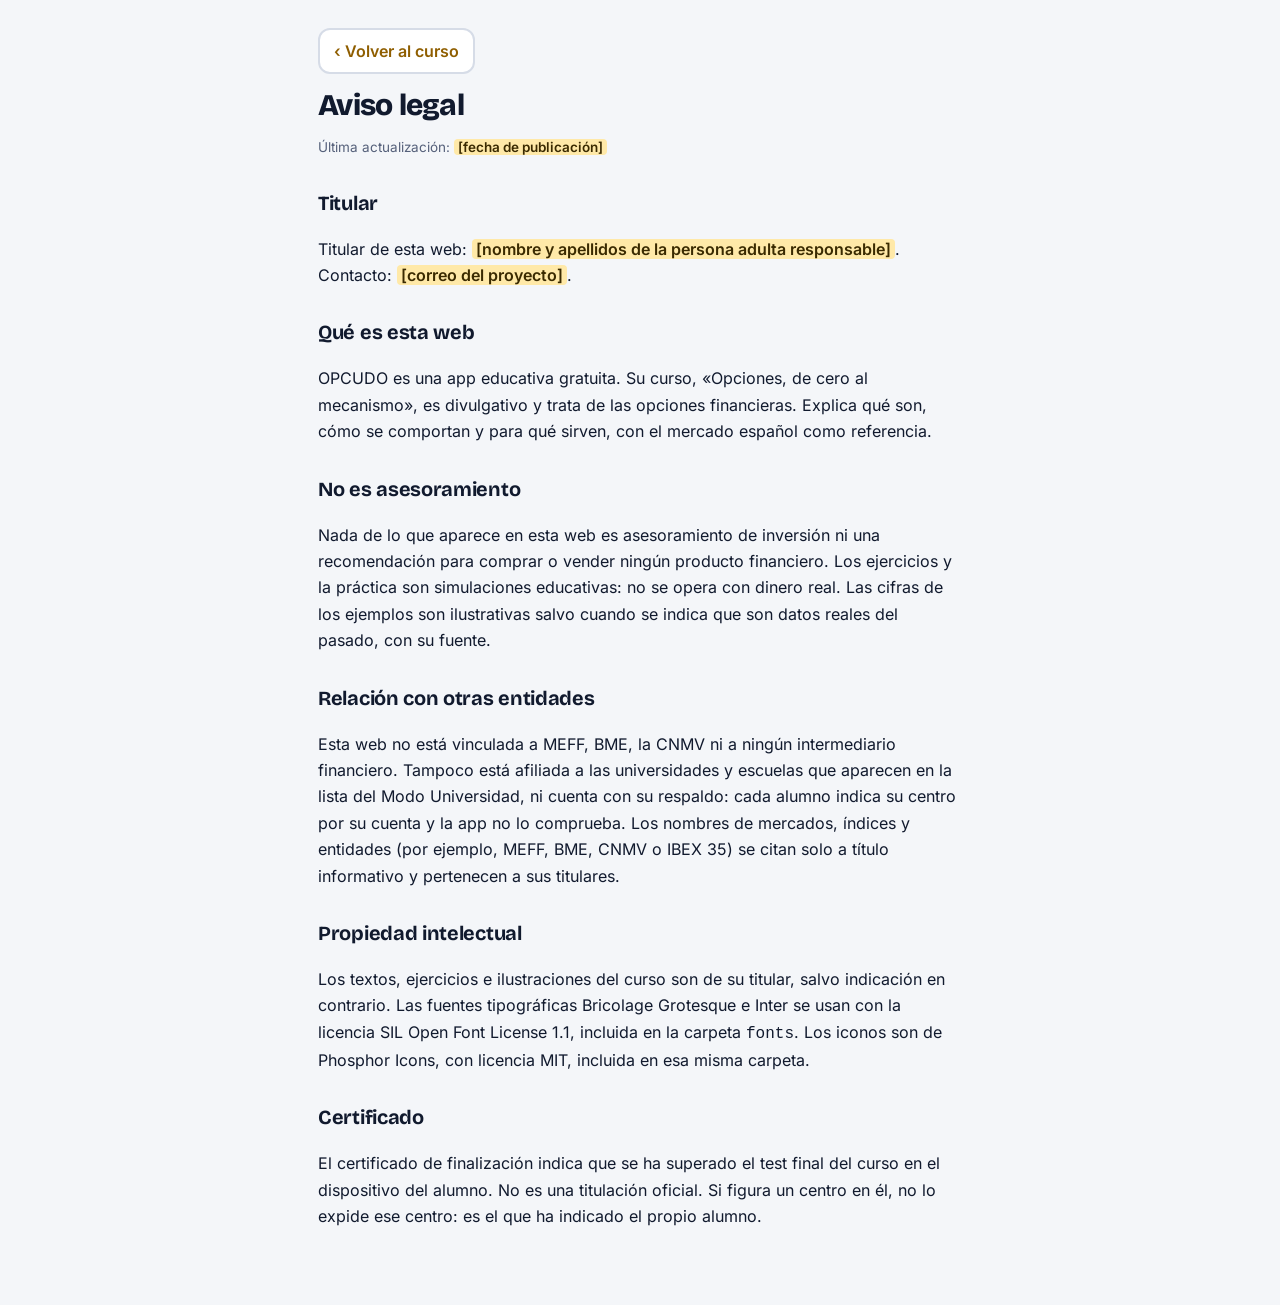
<file: aviso-legal.html>
<!doctype html>
<html lang="es"><head><meta charset="utf-8"><meta name="viewport" content="width=device-width,initial-scale=1">
<title>Aviso legal · OPCUDO</title><link rel="stylesheet" href="fonts/fonts.css"><link rel="icon" href="icons/favicon.svg" type="image/svg+xml"><style>
:root{--bg:#F4F6F9;--surface:#FFF;--ink:#111A2E;--soft:#55607A;--line:#D6DCE7;--gold:#8F5E00;--gain:#0A7558}
@media (prefers-color-scheme:dark){:root{--bg:#0D1220;--surface:#161D30;--ink:#E9ECF4;--soft:#9DA7C0;--line:#2C3652;--gold:#E3B663;--gain:#3CC79C}}
*{box-sizing:border-box}body{margin:0;background:var(--bg);color:var(--ink);font:16px/1.65 'Inter',system-ui,sans-serif}
main{max-width:680px;margin:0 auto;padding:28px 18px 60px}
h1{font-family:'Bricolage Grotesque','Inter',system-ui,sans-serif;font-weight:800;letter-spacing:-.025em;font-size:30px;line-height:1.15;margin:14px 0 6px}
h2{font-family:'Bricolage Grotesque','Inter',system-ui,sans-serif;font-weight:700;letter-spacing:-.015em;font-size:20px;margin:28px 0 6px}
p,li{color:var(--ink)}small,.meta{color:var(--soft);font-size:13.5px}
a{color:var(--gold)}.back{display:inline-block;font-weight:600;text-decoration:none;border:2px solid var(--line);border-radius:12px;padding:8px 14px;background:var(--surface)}
.fill{background:#FFE9A8;color:#3a2a00;border-radius:4px;padding:0 4px;font-weight:600}
ul{padding-left:20px}
</style></head>
<body><main><a class="back" href="./">‹ Volver al curso</a>
<h1>Aviso legal</h1>
<p class="meta">Última actualización: <span class="fill">[fecha de publicación]</span></p>
<h2>Titular</h2>
<p>Titular de esta web: <span class="fill">[nombre y apellidos de la persona adulta responsable]</span>. Contacto: <span class="fill">[correo del proyecto]</span>.</p>
<h2>Qué es esta web</h2>
<p>OPCUDO es una app educativa gratuita. Su curso, «Opciones, de cero al mecanismo», es divulgativo y trata de las opciones financieras. Explica qué son, cómo se comportan y para qué sirven, con el mercado español como referencia.</p>
<h2>No es asesoramiento</h2>
<p>Nada de lo que aparece en esta web es asesoramiento de inversión ni una recomendación para comprar o vender ningún producto financiero. Los ejercicios y la práctica son simulaciones educativas: no se opera con dinero real. Las cifras de los ejemplos son ilustrativas salvo cuando se indica que son datos reales del pasado, con su fuente.</p>
<h2>Relación con otras entidades</h2>
<p>Esta web no está vinculada a MEFF, BME, la CNMV ni a ningún intermediario financiero. Tampoco está afiliada a las universidades y escuelas que aparecen en la lista del Modo Universidad, ni cuenta con su respaldo: cada alumno indica su centro por su cuenta y la app no lo comprueba. Los nombres de mercados, índices y entidades (por ejemplo, MEFF, BME, CNMV o IBEX 35) se citan solo a título informativo y pertenecen a sus titulares.</p>
<h2>Propiedad intelectual</h2>
<p>Los textos, ejercicios e ilustraciones del curso son de su titular, salvo indicación en contrario. Las fuentes tipográficas Bricolage Grotesque e Inter se usan con la licencia SIL Open Font License 1.1, incluida en la carpeta <code>fonts</code>. Los iconos son de Phosphor Icons, con licencia MIT, incluida en esa misma carpeta.</p>
<h2>Certificado</h2>
<p>El certificado de finalización indica que se ha superado el test final del curso en el dispositivo del alumno. No es una titulación oficial. Si figura un centro en él, no lo expide ese centro: es el que ha indicado el propio alumno.</p>
</main></body></html>
</file>
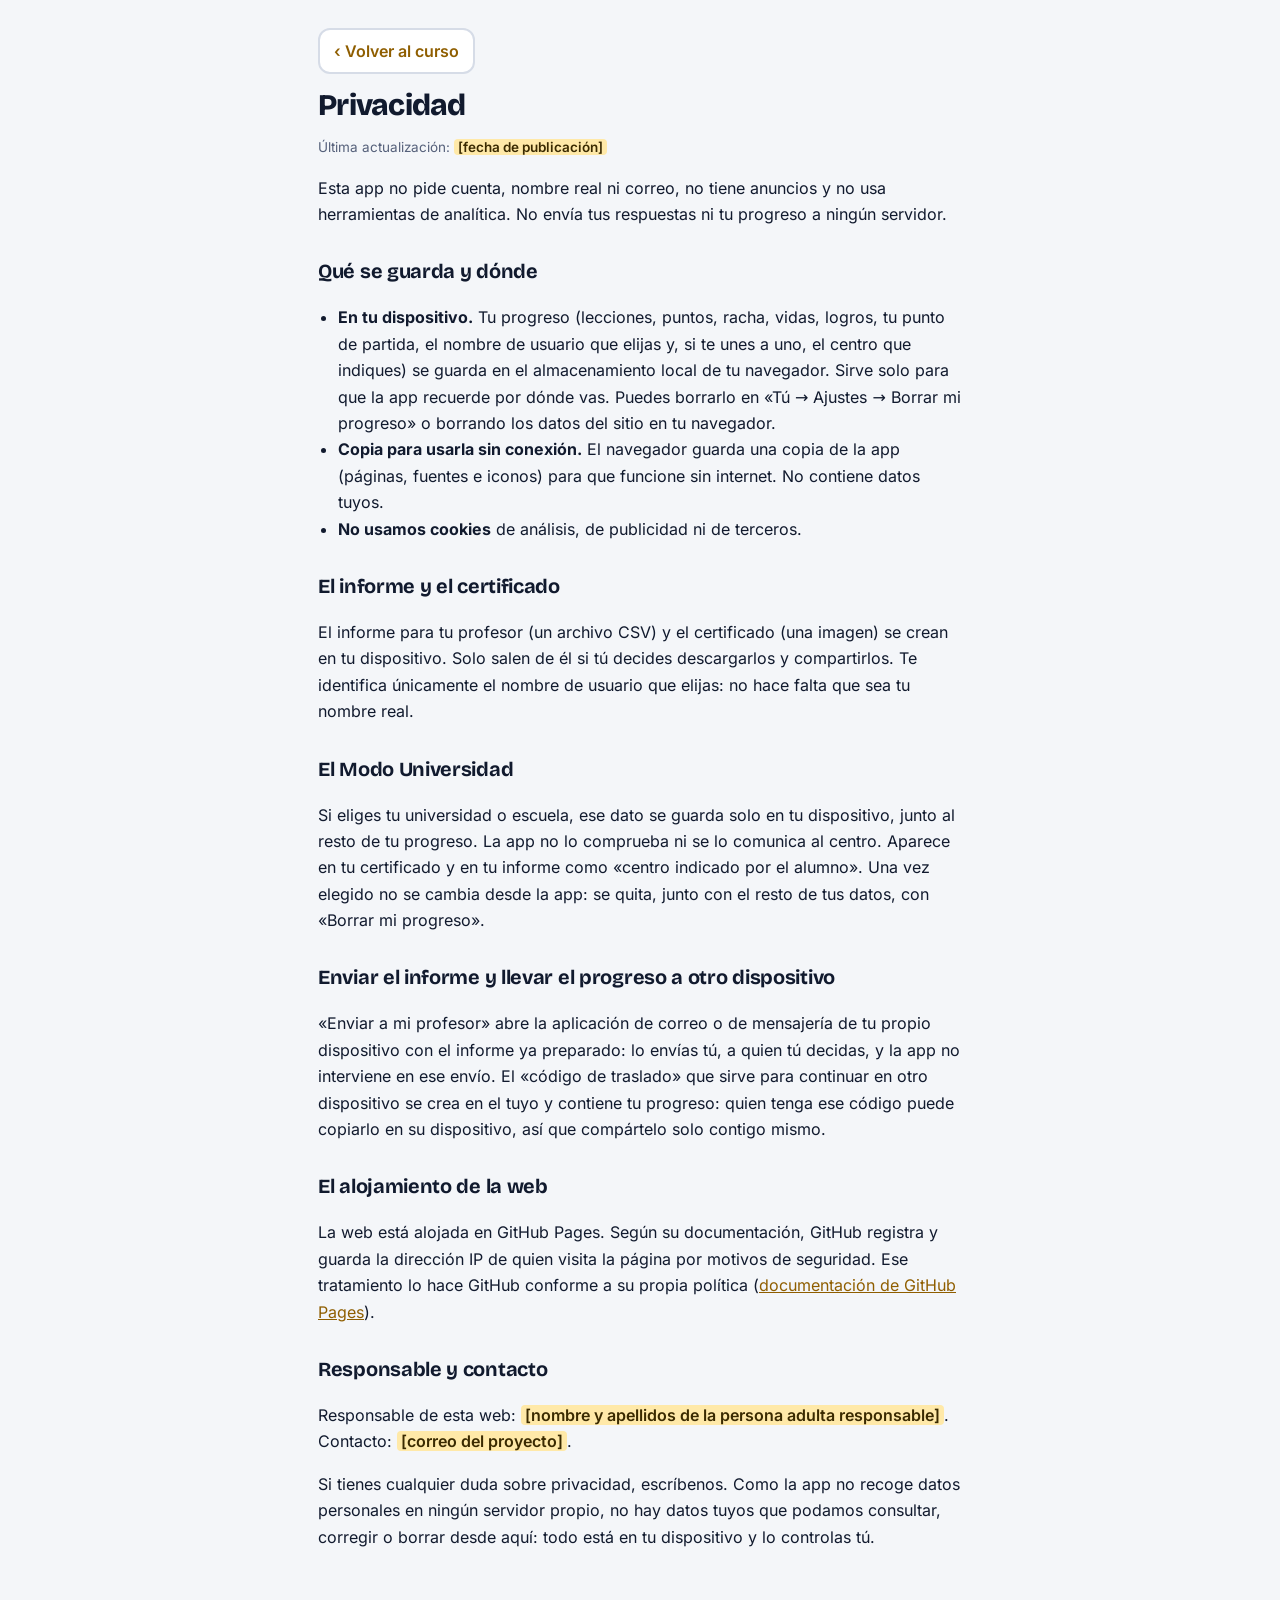
<file: privacidad.html>
<!doctype html>
<html lang="es"><head><meta charset="utf-8"><meta name="viewport" content="width=device-width,initial-scale=1">
<title>Privacidad · OPCUDO</title><link rel="stylesheet" href="fonts/fonts.css"><link rel="icon" href="icons/favicon.svg" type="image/svg+xml"><style>
:root{--bg:#F4F6F9;--surface:#FFF;--ink:#111A2E;--soft:#55607A;--line:#D6DCE7;--gold:#8F5E00;--gain:#0A7558}
@media (prefers-color-scheme:dark){:root{--bg:#0D1220;--surface:#161D30;--ink:#E9ECF4;--soft:#9DA7C0;--line:#2C3652;--gold:#E3B663;--gain:#3CC79C}}
*{box-sizing:border-box}body{margin:0;background:var(--bg);color:var(--ink);font:16px/1.65 'Inter',system-ui,sans-serif}
main{max-width:680px;margin:0 auto;padding:28px 18px 60px}
h1{font-family:'Bricolage Grotesque','Inter',system-ui,sans-serif;font-weight:800;letter-spacing:-.025em;font-size:30px;line-height:1.15;margin:14px 0 6px}
h2{font-family:'Bricolage Grotesque','Inter',system-ui,sans-serif;font-weight:700;letter-spacing:-.015em;font-size:20px;margin:28px 0 6px}
p,li{color:var(--ink)}small,.meta{color:var(--soft);font-size:13.5px}
a{color:var(--gold)}.back{display:inline-block;font-weight:600;text-decoration:none;border:2px solid var(--line);border-radius:12px;padding:8px 14px;background:var(--surface)}
.fill{background:#FFE9A8;color:#3a2a00;border-radius:4px;padding:0 4px;font-weight:600}
ul{padding-left:20px}
</style></head>
<body><main><a class="back" href="./">‹ Volver al curso</a>
<h1>Privacidad</h1>
<p class="meta">Última actualización: <span class="fill">[fecha de publicación]</span></p>
<p>Esta app no pide cuenta, nombre real ni correo, no tiene anuncios y no usa herramientas de analítica. No envía tus respuestas ni tu progreso a ningún servidor.</p>
<h2>Qué se guarda y dónde</h2>
<ul>
<li><b>En tu dispositivo.</b> Tu progreso (lecciones, puntos, racha, vidas, logros, tu punto de partida, el nombre de usuario que elijas y, si te unes a uno, el centro que indiques) se guarda en el almacenamiento local de tu navegador. Sirve solo para que la app recuerde por dónde vas. Puedes borrarlo en «Tú → Ajustes → Borrar mi progreso» o borrando los datos del sitio en tu navegador.</li>
<li><b>Copia para usarla sin conexión.</b> El navegador guarda una copia de la app (páginas, fuentes e iconos) para que funcione sin internet. No contiene datos tuyos.</li>
<li><b>No usamos cookies</b> de análisis, de publicidad ni de terceros.</li>
</ul>
<h2>El informe y el certificado</h2>
<p>El informe para tu profesor (un archivo CSV) y el certificado (una imagen) se crean en tu dispositivo. Solo salen de él si tú decides descargarlos y compartirlos. Te identifica únicamente el nombre de usuario que elijas: no hace falta que sea tu nombre real.</p>
<h2>El Modo Universidad</h2>
<p>Si eliges tu universidad o escuela, ese dato se guarda solo en tu dispositivo, junto al resto de tu progreso. La app no lo comprueba ni se lo comunica al centro. Aparece en tu certificado y en tu informe como «centro indicado por el alumno». Una vez elegido no se cambia desde la app: se quita, junto con el resto de tus datos, con «Borrar mi progreso».</p>
<h2>Enviar el informe y llevar el progreso a otro dispositivo</h2>
<p>«Enviar a mi profesor» abre la aplicación de correo o de mensajería de tu propio dispositivo con el informe ya preparado: lo envías tú, a quien tú decidas, y la app no interviene en ese envío. El «código de traslado» que sirve para continuar en otro dispositivo se crea en el tuyo y contiene tu progreso: quien tenga ese código puede copiarlo en su dispositivo, así que compártelo solo contigo mismo.</p>
<h2>El alojamiento de la web</h2>
<p>La web está alojada en GitHub Pages. Según su documentación, GitHub registra y guarda la dirección IP de quien visita la página por motivos de seguridad. Ese tratamiento lo hace GitHub conforme a su propia política (<a href="https://docs.github.com/en/pages/getting-started-with-github-pages/what-is-github-pages" rel="noopener">documentación de GitHub Pages</a>).</p>
<h2>Responsable y contacto</h2>
<p>Responsable de esta web: <span class="fill">[nombre y apellidos de la persona adulta responsable]</span>. Contacto: <span class="fill">[correo del proyecto]</span>.</p>
<p>Si tienes cualquier duda sobre privacidad, escríbenos. Como la app no recoge datos personales en ningún servidor propio, no hay datos tuyos que podamos consultar, corregir o borrar desde aquí: todo está en tu dispositivo y lo controlas tú.</p>
</main></body></html>
</file>
<file: fonts/fonts.css>
/* Fuentes incluidas en la web (licencia SIL Open Font License 1.1): Bricolage Grotesque e Inter, vía Fontsource */
@font-face{font-family:'Bricolage Grotesque';font-style:normal;font-display:swap;font-weight:200 800;src:url(bricolage-latin-ext.woff2) format('woff2');unicode-range:U+0100-02BA,U+02BD-02C5,U+02C7-02CC,U+02CE-02D7,U+02DD-02FF,U+0304,U+0308,U+0329,U+1D00-1DBF,U+1E00-1E9F,U+1EF2-1EFF,U+2020,U+20A0-20AB,U+20AD-20C0,U+2113,U+2C60-2C7F,U+A720-A7FF}
@font-face{font-family:'Bricolage Grotesque';font-style:normal;font-display:swap;font-weight:200 800;src:url(bricolage-latin.woff2) format('woff2');unicode-range:U+0000-00FF,U+0131,U+0152-0153,U+02BB-02BC,U+02C6,U+02DA,U+02DC,U+0304,U+0308,U+0329,U+2000-206F,U+20AC,U+2122,U+2191,U+2193,U+2212,U+2215,U+FEFF,U+FFFD}
@font-face{font-family:'Inter';font-style:normal;font-display:swap;font-weight:100 900;src:url(inter-greek.woff2) format('woff2');unicode-range:U+0370-0377,U+037A-037F,U+0384-038A,U+038C,U+038E-03A1,U+03A3-03FF}
@font-face{font-family:'Inter';font-style:normal;font-display:swap;font-weight:100 900;src:url(inter-latin-ext.woff2) format('woff2');unicode-range:U+0100-02BA,U+02BD-02C5,U+02C7-02CC,U+02CE-02D7,U+02DD-02FF,U+0304,U+0308,U+0329,U+1D00-1DBF,U+1E00-1E9F,U+1EF2-1EFF,U+2020,U+20A0-20AB,U+20AD-20C0,U+2113,U+2C60-2C7F,U+A720-A7FF}
@font-face{font-family:'Inter';font-style:normal;font-display:swap;font-weight:100 900;src:url(inter-latin.woff2) format('woff2');unicode-range:U+0000-00FF,U+0131,U+0152-0153,U+02BB-02BC,U+02C6,U+02DA,U+02DC,U+0304,U+0308,U+0329,U+2000-206F,U+20AC,U+2122,U+2191,U+2193,U+2212,U+2215,U+FEFF,U+FFFD}
</file>
